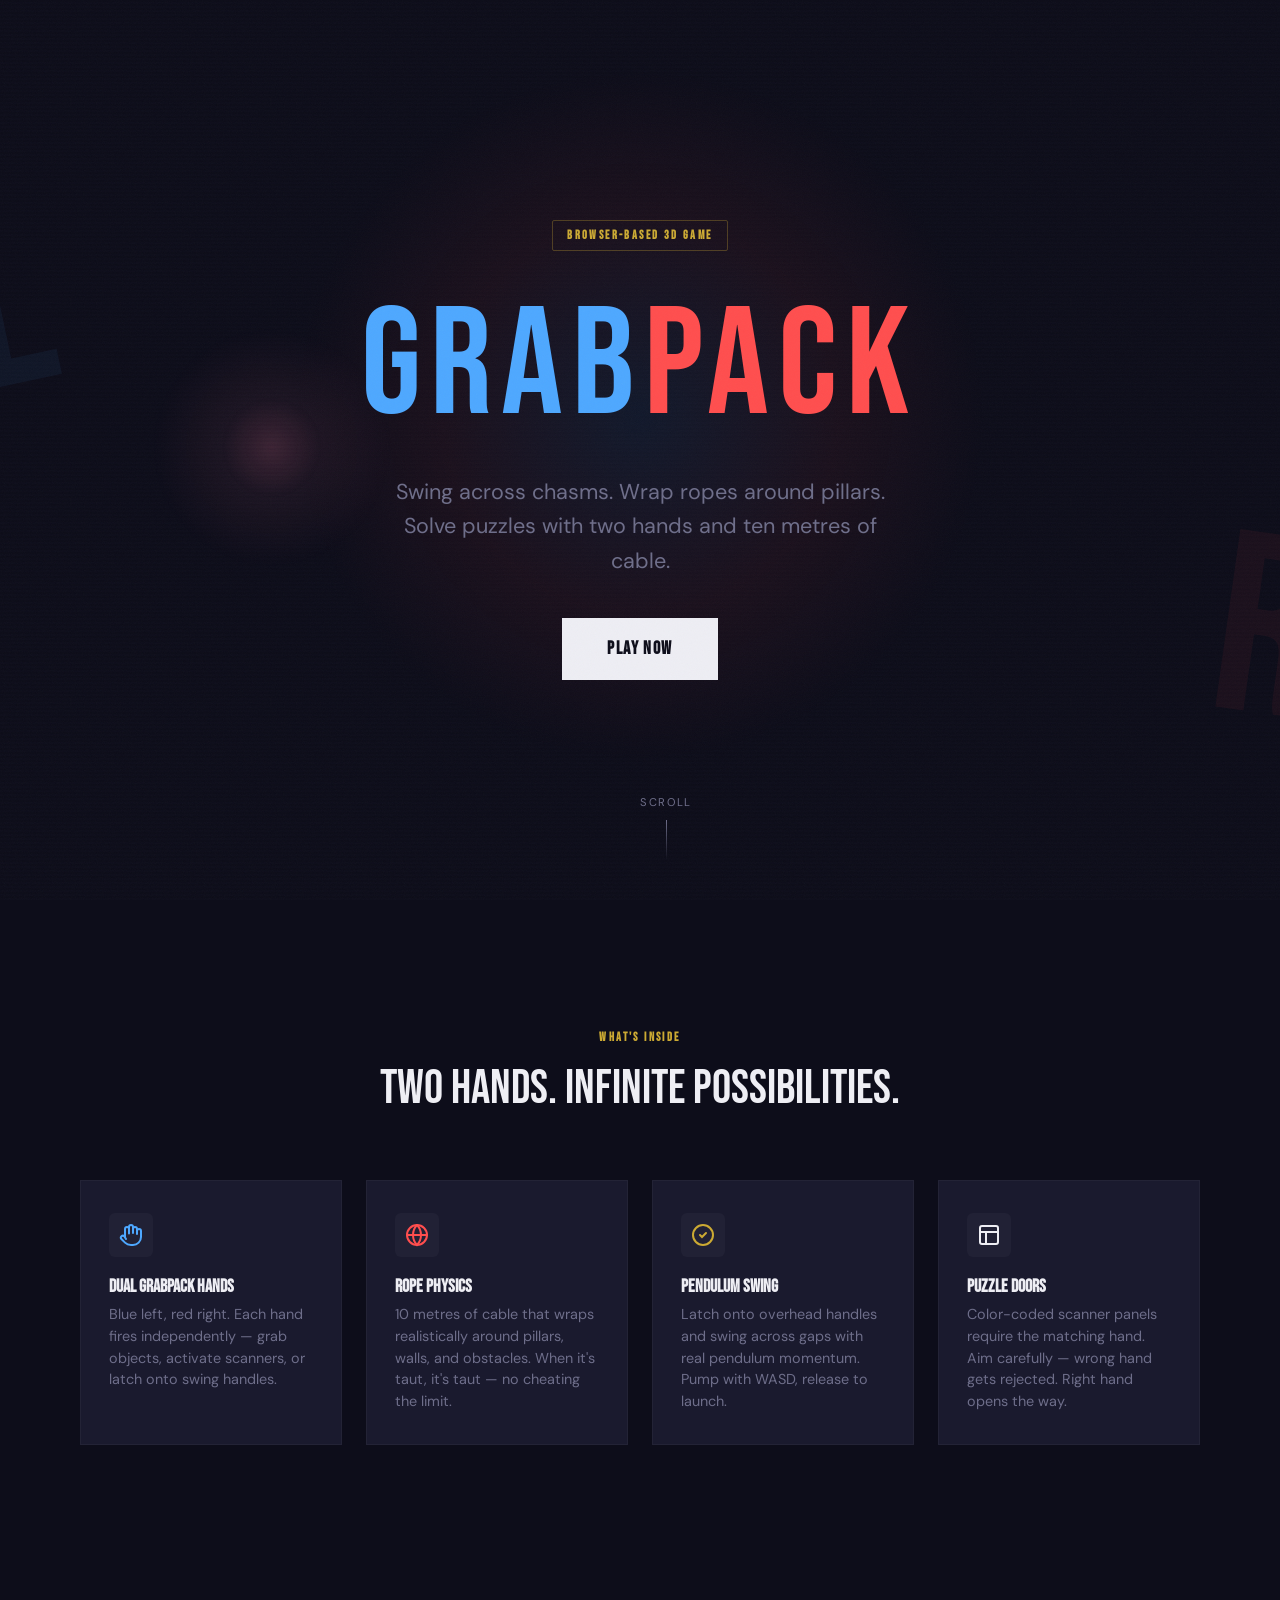
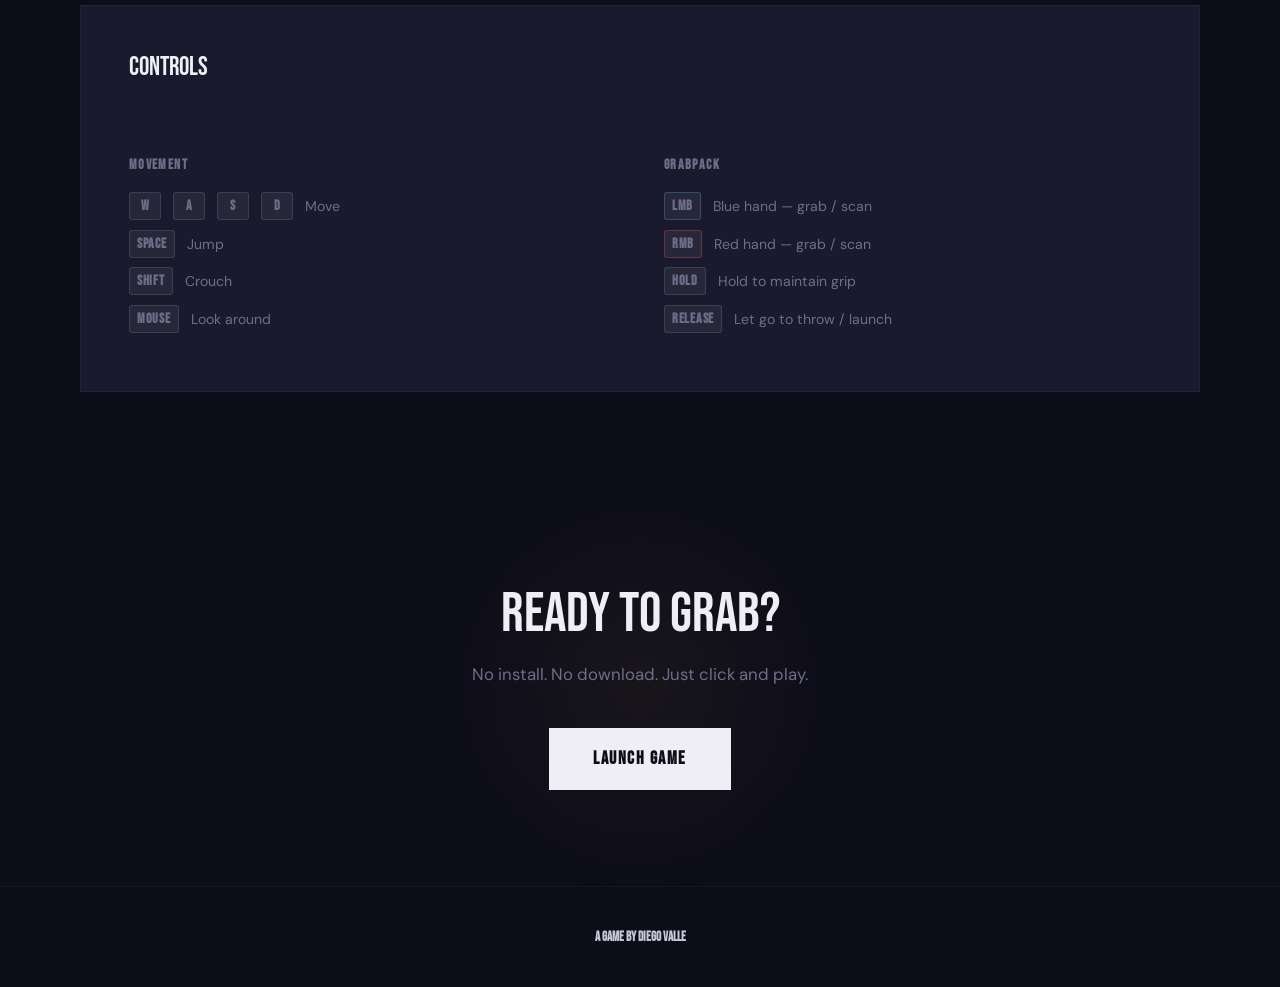
<file: index.html>
<!DOCTYPE html>
<html lang="en">
<head>
  <meta charset="UTF-8">
  <meta name="viewport" content="width=device-width, initial-scale=1.0">
  <title>Diego Valle — Games</title>
  <meta name="description" content="Games by Diego Valle. Play Grabpack Simulator — a browser-based 3D first-person game with rope physics, pendulum swings, and puzzle doors.">
  <meta name="theme-color" content="#1a1a2e">

  <!-- Open Graph -->
  <meta property="og:title" content="Diego Valle — Games">
  <meta property="og:description" content="Games by Diego Valle. Play Grabpack Simulator — rope physics, pendulum swings, and puzzle doors in your browser.">
  <meta property="og:type" content="website">
  <meta property="og:image" content="./og-image.png">

  <!-- Twitter Card -->
  <meta name="twitter:card" content="summary_large_image">
  <meta name="twitter:title" content="Diego Valle — Games">
  <meta name="twitter:description" content="Games by Diego Valle. Grabpack Simulator and more.">

  <link rel="preconnect" href="https://fonts.googleapis.com">
  <link rel="preconnect" href="https://fonts.gstatic.com" crossorigin>
  <link href="https://fonts.googleapis.com/css2?family=DM+Sans:ital,wght@0,400;0,500;0,700;1,400&family=Bebas+Neue&display=swap" rel="stylesheet">

  <style>
    /* ═══════════════════════════════════════
       CSS VARIABLES
       ═══════════════════════════════════════ */
    :root {
      --bg:         #0d0d1a;
      --bg-surface: #1a1a2e;
      --blue:       #4ea8ff;
      --red:        #ff4e4e;
      --gold:       #ccaa33;
      --text:       #c8c8d8;
      --text-dim:   #6e6e8a;
      --white:      #eeeef4;
    }

    /* ═══════════════════════════════════════
       ORB CANVAS
       ═══════════════════════════════════════ */
    #orb-canvas {
      position: fixed;
      inset: 0;
      width: 100%;
      height: 100%;
      z-index: 0;
      pointer-events: none;
    }

    /* ═══════════════════════════════════════
       RESET & BASE
       ═══════════════════════════════════════ */
    *, *::before, *::after { margin: 0; padding: 0; box-sizing: border-box; }

    html {
      scroll-behavior: smooth;
      -webkit-font-smoothing: antialiased;
    }

    body {
      font-family: 'DM Sans', sans-serif;
      background: var(--bg);
      color: var(--text);
      overflow-x: hidden;
      line-height: 1.6;
    }

    /* Noise grain overlay */
    body::before {
      content: '';
      position: fixed;
      inset: 0;
      z-index: 9999;
      pointer-events: none;
      opacity: 0.035;
      background-image: url("data:image/svg+xml,%3Csvg viewBox='0 0 256 256' xmlns='http://www.w3.org/2000/svg'%3E%3Cfilter id='n'%3E%3CfeTurbulence type='fractalNoise' baseFrequency='0.9' numOctaves='4' stitchTiles='stitch'/%3E%3C/filter%3E%3Crect width='100%25' height='100%25' filter='url(%23n)'/%3E%3C/svg%3E");
      background-size: 200px;
    }

    h1, h2, h3 {
      font-family: 'Bebas Neue', sans-serif;
      font-weight: 400;
      line-height: 1.1;
      color: var(--white);
    }

    a { color: inherit; text-decoration: none; }
    img { display: block; max-width: 100%; }

    section, footer { position: relative; z-index: 1; }

    /* ═══════════════════════════════════════
       UTILITY
       ═══════════════════════════════════════ */
    .container {
      width: min(1120px, 90vw);
      margin: 0 auto;
    }

    /* ═══════════════════════════════════════
       HERO
       ═══════════════════════════════════════ */
    .hero {
      position: relative;
      min-height: 100vh;
      min-height: 100dvh;
      display: flex;
      flex-direction: column;
      align-items: center;
      justify-content: center;
      text-align: center;
      overflow: hidden;
    }

    /* Radial glow behind title */
    .hero::before {
      content: '';
      position: absolute;
      width: 700px;
      height: 700px;
      border-radius: 50%;
      background: radial-gradient(circle, rgba(78, 168, 255, 0.08) 0%, rgba(255, 78, 78, 0.06) 40%, transparent 70%);
      top: 50%;
      left: 50%;
      transform: translate(-50%, -55%);
      pointer-events: none;
      z-index: 0;
    }

    /* Animated scanlines */
    .hero::after {
      content: '';
      position: absolute;
      inset: 0;
      pointer-events: none;
      z-index: 1;
      background: repeating-linear-gradient(
        0deg,
        transparent,
        transparent 2px,
        rgba(0, 0, 0, 0.04) 2px,
        rgba(0, 0, 0, 0.04) 4px
      );
    }

    .hero__content {
      position: relative;
      z-index: 2;
    }

    .hero__badge {
      display: inline-block;
      font-family: 'Bebas Neue', sans-serif;
      font-weight: 600;
      font-size: 0.75rem;
      letter-spacing: 0.2em;
      text-transform: uppercase;
      color: var(--gold);
      border: 1px solid rgba(204, 170, 51, 0.3);
      padding: 0.4em 1.2em;
      border-radius: 2px;
      margin-bottom: 2rem;
      animation: fadeSlideUp 0.8s ease-out both;
    }

    .hero__title {
      font-size: clamp(4rem, 12vw, 10rem);
      letter-spacing: 0.06em;
      margin-bottom: 0.15em;
      animation: fadeSlideUp 0.8s 0.15s ease-out both;
    }

    .hero__title .blue { color: var(--blue); }
    .hero__title .red  { color: var(--red); }

    .hero__sub {
      font-size: clamp(1rem, 2.5vw, 1.35rem);
      color: var(--text-dim);
      max-width: 520px;
      margin: 0 auto 2.5rem;
      animation: fadeSlideUp 0.8s 0.3s ease-out both;
    }

    .hero__cta {
      display: inline-flex;
      align-items: center;
      gap: 0.75rem;
      font-family: 'Bebas Neue', sans-serif;
      font-weight: 700;
      font-size: 1.15rem;
      letter-spacing: 0.08em;
      text-transform: uppercase;
      color: var(--bg);
      background: var(--white);
      padding: 1rem 2.8rem;
      border: none;
      cursor: pointer;
      position: relative;
      overflow: hidden;
      transition: transform 0.2s, box-shadow 0.3s;
      animation: fadeSlideUp 0.8s 0.45s ease-out both;
    }

    .hero__cta::before {
      content: '';
      position: absolute;
      inset: 0;
      background: linear-gradient(135deg, var(--blue), var(--red));
      opacity: 0;
      transition: opacity 0.3s;
    }

    .hero__cta:hover {
      transform: translateY(-2px);
      box-shadow:
        0 0 30px rgba(78, 168, 255, 0.25),
        0 0 60px rgba(255, 78, 78, 0.15);
    }
    .hero__cta:hover::before { opacity: 1; }
    .hero__cta:hover span   { color: var(--white); }
    .hero__cta span {
      position: relative;
      z-index: 1;
      transition: color 0.3s;
    }
    .hero__cta:active { transform: translateY(0); }

    /* Scroll hint */
    .hero__scroll {
      position: absolute;
      bottom: 2.5rem;
      left: 50%;
      transform: translateX(-50%);
      z-index: 2;
      display: flex;
      flex-direction: column;
      align-items: center;
      gap: 0.5rem;
      color: var(--text-dim);
      font-size: 0.7rem;
      letter-spacing: 0.15em;
      text-transform: uppercase;
      animation: fadeSlideUp 0.8s 0.6s ease-out both;
    }

    .hero__scroll-line {
      width: 1px;
      height: 40px;
      background: linear-gradient(to bottom, var(--text-dim), transparent);
      animation: scrollPulse 2s ease-in-out infinite;
    }

    /* ── Floating hand silhouettes ── */
    .hand-float {
      position: absolute;
      z-index: 0;
      opacity: 0.06;
      font-size: clamp(8rem, 20vw, 18rem);
      font-family: 'Bebas Neue', sans-serif;
      font-weight: 400;
      user-select: none;
      pointer-events: none;
      line-height: 1;
    }
    .hand-float--left {
      left: -3vw;
      top: 20%;
      color: var(--blue);
      transform: rotate(-12deg);
      animation: floatL 8s ease-in-out infinite;
    }
    .hand-float--right {
      right: -3vw;
      bottom: 15%;
      color: var(--red);
      transform: rotate(8deg);
      animation: floatR 9s ease-in-out infinite;
    }

    /* ═══════════════════════════════════════
       FEATURES
       ═══════════════════════════════════════ */
    .features {
      padding: 8rem 0 6rem;
      position: relative;
    }

    .features__header {
      text-align: center;
      margin-bottom: 4rem;
    }

    .features__label {
      font-family: 'Bebas Neue', sans-serif;
      font-weight: 600;
      font-size: 0.75rem;
      letter-spacing: 0.2em;
      text-transform: uppercase;
      color: var(--gold);
      margin-bottom: 1rem;
    }

    .features__heading {
      font-size: clamp(1.8rem, 4vw, 3rem);
    }

    .features__grid {
      display: grid;
      grid-template-columns: repeat(auto-fit, minmax(260px, 1fr));
      gap: 1.5rem;
    }

    .feature-card {
      background: var(--bg-surface);
      border: 1px solid rgba(255, 255, 255, 0.04);
      padding: 2rem 1.75rem;
      position: relative;
      overflow: hidden;
      transition: border-color 0.3s, transform 0.25s;
    }

    .feature-card::before {
      content: '';
      position: absolute;
      top: 0;
      left: 0;
      width: 3px;
      height: 100%;
      background: var(--accent);
      opacity: 0;
      transition: opacity 0.3s;
    }

    .feature-card:hover {
      border-color: rgba(255, 255, 255, 0.08);
      transform: translateY(-3px);
    }
    .feature-card:hover::before { opacity: 1; }

    .feature-card__icon {
      width: 44px;
      height: 44px;
      display: flex;
      align-items: center;
      justify-content: center;
      border-radius: 6px;
      margin-bottom: 1.25rem;
      font-size: 1.4rem;
      background: rgba(255, 255, 255, 0.03);
    }

    .feature-card__title {
      font-family: 'Bebas Neue', sans-serif;
      font-weight: 700;
      font-size: 1.1rem;
      margin-bottom: 0.5rem;
      color: var(--white);
    }

    .feature-card__desc {
      font-size: 0.9rem;
      color: var(--text-dim);
      line-height: 1.5;
    }

    /* Per-card accent colors */
    .feature-card--blue   { --accent: var(--blue); }
    .feature-card--red    { --accent: var(--red); }
    .feature-card--gold   { --accent: var(--gold); }
    .feature-card--white  { --accent: var(--white); }

    .feature-card--blue  .feature-card__icon { color: var(--blue); }
    .feature-card--red   .feature-card__icon { color: var(--red); }
    .feature-card--gold  .feature-card__icon { color: var(--gold); }
    .feature-card--white .feature-card__icon { color: var(--white); }

    /* ═══════════════════════════════════════
       CONTROLS
       ═══════════════════════════════════════ */
    .controls {
      padding: 4rem 0 6rem;
    }

    .controls__inner {
      background: var(--bg-surface);
      border: 1px solid rgba(255, 255, 255, 0.04);
      padding: 3rem;
      display: grid;
      grid-template-columns: 1fr 1fr;
      gap: 3rem;
    }

    .controls__heading {
      font-size: 1.6rem;
      margin-bottom: 1.5rem;
      grid-column: 1 / -1;
    }

    .control-group__title {
      font-family: 'Bebas Neue', sans-serif;
      font-weight: 700;
      font-size: 0.85rem;
      letter-spacing: 0.1em;
      text-transform: uppercase;
      color: var(--text-dim);
      margin-bottom: 1rem;
    }

    .control-row {
      display: flex;
      align-items: center;
      gap: 0.75rem;
      margin-bottom: 0.6rem;
    }

    .key {
      display: inline-flex;
      align-items: center;
      justify-content: center;
      min-width: 32px;
      height: 28px;
      padding: 0 0.5em;
      font-family: 'Bebas Neue', sans-serif;
      font-weight: 700;
      font-size: 0.7rem;
      letter-spacing: 0.05em;
      color: var(--white);
      background: rgba(255, 255, 255, 0.06);
      border: 1px solid rgba(255, 255, 255, 0.1);
      border-radius: 3px;
    }

    .key--blue { border-color: rgba(78, 168, 255, 0.3); color: var(--blue); }
    .key--red  { border-color: rgba(255, 78, 78, 0.3); color: var(--red); }

    .control-row span {
      font-size: 0.88rem;
      color: var(--text-dim);
    }

    /* ═══════════════════════════════════════
       CTA BANNER
       ═══════════════════════════════════════ */
    .cta-banner {
      padding: 6rem 0;
      text-align: center;
      position: relative;
    }

    .cta-banner::before {
      content: '';
      position: absolute;
      width: 500px;
      height: 500px;
      border-radius: 50%;
      background: radial-gradient(circle, rgba(204, 170, 51, 0.06) 0%, transparent 60%);
      top: 50%;
      left: 50%;
      transform: translate(-50%, -50%);
      pointer-events: none;
    }

    .cta-banner__heading {
      font-size: clamp(2rem, 5vw, 3.5rem);
      margin-bottom: 1rem;
      position: relative;
    }

    .cta-banner__sub {
      color: var(--text-dim);
      margin-bottom: 2.5rem;
      font-size: 1.05rem;
      position: relative;
    }

    .cta-banner .hero__cta {
      animation: none;
    }

    /* ═══════════════════════════════════════
       FOOTER
       ═══════════════════════════════════════ */
    footer {
      padding: 2.5rem 0;
      text-align: center;
      border-top: 1px solid rgba(255, 255, 255, 0.04);
    }

    footer p {
      font-size: 0.8rem;
      color: var(--text-dim);
    }

    footer .credit {
      font-family: 'Bebas Neue', sans-serif;
      font-weight: 600;
      color: var(--text);
    }

    /* ═══════════════════════════════════════
       ANIMATIONS
       ═══════════════════════════════════════ */
    @keyframes fadeSlideUp {
      from { opacity: 0; transform: translateY(24px); }
      to   { opacity: 1; transform: translateY(0); }
    }

    @keyframes scrollPulse {
      0%, 100% { opacity: 0.4; transform: scaleY(1); }
      50%      { opacity: 1;   transform: scaleY(1.3); transform-origin: top; }
    }

    @keyframes floatL {
      0%, 100% { transform: rotate(-12deg) translateY(0); }
      50%      { transform: rotate(-8deg) translateY(-20px); }
    }

    @keyframes floatR {
      0%, 100% { transform: rotate(8deg) translateY(0); }
      50%      { transform: rotate(12deg) translateY(-25px); }
    }

    /* Scroll-triggered reveals */
    .reveal {
      opacity: 0;
      transform: translateY(30px);
      transition: opacity 0.7s ease-out, transform 0.7s ease-out;
    }
    .reveal.visible {
      opacity: 1;
      transform: translateY(0);
    }

    /* ═══════════════════════════════════════
       RESPONSIVE
       ═══════════════════════════════════════ */
    @media (max-width: 768px) {
      .controls__inner {
        grid-template-columns: 1fr;
        padding: 2rem 1.5rem;
        gap: 2rem;
      }
      .controls__heading { grid-column: 1; }
      .hand-float { display: none; }
    }

    @media (max-width: 480px) {
      .hero__cta {
        padding: 0.9rem 2rem;
        font-size: 1rem;
      }
      .feature-card {
        padding: 1.5rem 1.25rem;
      }
    }
  </style>
</head>
<body>

  <canvas id="orb-canvas" aria-hidden="true"></canvas>

  <!-- ════════════ HERO ════════════ -->
  <section class="hero" role="banner">
    <div class="hand-float hand-float--left" aria-hidden="true">L</div>
    <div class="hand-float hand-float--right" aria-hidden="true">R</div>

    <div class="hero__content">
      <span class="hero__badge">Browser-Based 3D Game</span>
      <h1 class="hero__title">
        <span class="blue">GRAB</span><span class="red">PACK</span>
      </h1>
      <p class="hero__sub">
        Swing across chasms. Wrap ropes around pillars. Solve puzzles with two hands and ten metres of cable.
      </p>
      <a href="/grabpack/play/" class="hero__cta" role="button">
        <span>Play Now</span>
      </a>
    </div>

    <div class="hero__scroll" aria-hidden="true">
      <span>Scroll</span>
      <div class="hero__scroll-line"></div>
    </div>
  </section>

  <!-- ════════════ FEATURES ════════════ -->
  <section class="features" id="features">
    <div class="container">
      <header class="features__header reveal">
        <p class="features__label">What's Inside</p>
        <h2 class="features__heading">Two Hands. Infinite Possibilities.</h2>
      </header>

      <div class="features__grid">
        <article class="feature-card feature-card--blue reveal" style="transition-delay: 0.05s">
          <div class="feature-card__icon">
            <svg width="24" height="24" viewBox="0 0 24 24" fill="none" stroke="currentColor" stroke-width="2" stroke-linecap="round"><path d="M18 11V6a2 2 0 0 0-2-2a2 2 0 0 0-2 2v0M14 10V4a2 2 0 0 0-2-2a2 2 0 0 0-2 2v6M10 10.5V6a2 2 0 0 0-2-2a2 2 0 0 0-2 2v8"/><path d="M18 8a2 2 0 1 1 4 0v6a8 8 0 0 1-8 8h-2c-2.8 0-4.5-.86-5.99-2.34l-3.6-3.6a2 2 0 0 1 2.83-2.82L7 16"/></svg>
          </div>
          <h3 class="feature-card__title">Dual Grabpack Hands</h3>
          <p class="feature-card__desc">Blue left, red right. Each hand fires independently — grab objects, activate scanners, or latch onto swing handles.</p>
        </article>

        <article class="feature-card feature-card--red reveal" style="transition-delay: 0.1s">
          <div class="feature-card__icon">
            <svg width="24" height="24" viewBox="0 0 24 24" fill="none" stroke="currentColor" stroke-width="2" stroke-linecap="round"><circle cx="12" cy="12" r="10"/><path d="M12 2a14.5 14.5 0 0 0 0 20a14.5 14.5 0 0 0 0-20"/><path d="M2 12h20"/></svg>
          </div>
          <h3 class="feature-card__title">Rope Physics</h3>
          <p class="feature-card__desc">10 metres of cable that wraps realistically around pillars, walls, and obstacles. When it's taut, it's taut — no cheating the limit.</p>
        </article>

        <article class="feature-card feature-card--gold reveal" style="transition-delay: 0.15s">
          <div class="feature-card__icon">
            <svg width="24" height="24" viewBox="0 0 24 24" fill="none" stroke="currentColor" stroke-width="2" stroke-linecap="round"><path d="M12 22c5.5 0 10-4.5 10-10S17.5 2 12 2 2 6.5 2 12s4.5 10 10 10z"/><path d="m9 12 2 2 4-4"/></svg>
          </div>
          <h3 class="feature-card__title">Pendulum Swing</h3>
          <p class="feature-card__desc">Latch onto overhead handles and swing across gaps with real pendulum momentum. Pump with WASD, release to launch.</p>
        </article>

        <article class="feature-card feature-card--white reveal" style="transition-delay: 0.2s">
          <div class="feature-card__icon">
            <svg width="24" height="24" viewBox="0 0 24 24" fill="none" stroke="currentColor" stroke-width="2" stroke-linecap="round"><rect x="3" y="3" width="18" height="18" rx="2"/><path d="M3 9h18"/><path d="M9 21V9"/></svg>
          </div>
          <h3 class="feature-card__title">Puzzle Doors</h3>
          <p class="feature-card__desc">Color-coded scanner panels require the matching hand. Aim carefully — wrong hand gets rejected. Right hand opens the way.</p>
        </article>
      </div>
    </div>
  </section>

  <!-- ════════════ CONTROLS ════════════ -->
  <section class="controls">
    <div class="container">
      <div class="controls__inner reveal">
        <h2 class="controls__heading">Controls</h2>

        <div class="control-group">
          <p class="control-group__title">Movement</p>
          <div class="control-row"><span class="key">W</span><span class="key">A</span><span class="key">S</span><span class="key">D</span> <span>Move</span></div>
          <div class="control-row"><span class="key">SPACE</span> <span>Jump</span></div>
          <div class="control-row"><span class="key">SHIFT</span> <span>Crouch</span></div>
          <div class="control-row"><span class="key">MOUSE</span> <span>Look around</span></div>
        </div>

        <div class="control-group">
          <p class="control-group__title">Grabpack</p>
          <div class="control-row"><span class="key key--blue">LMB</span> <span>Blue hand — grab / scan</span></div>
          <div class="control-row"><span class="key key--red">RMB</span> <span>Red hand — grab / scan</span></div>
          <div class="control-row"><span class="key">HOLD</span> <span>Hold to maintain grip</span></div>
          <div class="control-row"><span class="key">RELEASE</span> <span>Let go to throw / launch</span></div>
        </div>
      </div>
    </div>
  </section>

  <!-- ════════════ BOTTOM CTA ════════════ -->
  <section class="cta-banner">
    <div class="container">
      <h2 class="cta-banner__heading reveal">Ready to Grab?</h2>
      <p class="cta-banner__sub reveal" style="transition-delay: 0.1s">No install. No download. Just click and play.</p>
      <a href="/grabpack/play/" class="hero__cta reveal" role="button" style="transition-delay: 0.2s">
        <span>Launch Game</span>
      </a>
    </div>
  </section>

  <!-- ════════════ FOOTER ════════════ -->
  <footer>
    <div class="container">
      <p><span class="credit">A game by Diego Valle</span></p>
    </div>
  </footer>

  <!-- ════════════ SCROLL REVEAL ════════════ -->
  <script>
    const reveals = document.querySelectorAll('.reveal');
    const observer = new IntersectionObserver((entries) => {
      for (const entry of entries) {
        if (entry.isIntersecting) {
          entry.target.classList.add('visible');
          observer.unobserve(entry.target);
        }
      }
    }, { threshold: 0.15 });
    reveals.forEach(el => observer.observe(el));
  </script>

  <!-- Glowing orb -->
  <script>
  (() => {
    const canvas = document.getElementById('orb-canvas');
    const ctx = canvas.getContext('2d');
    let w, h;

    function resize() {
      w = canvas.width  = window.innerWidth;
      h = canvas.height = window.innerHeight;
    }
    resize();
    window.addEventListener('resize', resize);

    // Orb state — slow drifting path using sine waves
    const orb = {
      radius: 120,
      // Phase offsets so it doesn't start exactly at center
      px: Math.random() * Math.PI * 2,
      py: Math.random() * Math.PI * 2,
      // Speed multipliers (very slow drift)
      sx: 0.15 + Math.random() * 0.05,
      sy: 0.10 + Math.random() * 0.05,
    };

    // Color cycles between blue and red
    function lerpColor(t) {
      // t goes 0→1→0, blend between blue (#4ea8ff) and red (#ff4e4e)
      const r = Math.round(78  + (255 - 78)  * t);
      const g = Math.round(168 + (78  - 168) * t);
      const b = Math.round(255 + (78  - 255) * t);
      return `${r}, ${g}, ${b}`;
    }

    function draw(time) {
      const t = time * 0.001;
      ctx.clearRect(0, 0, w, h);

      // Position: wanders across full viewport
      const x = w * 0.5 + Math.sin(t * orb.sx + orb.px) * w * 0.4;
      const y = h * 0.5 + Math.sin(t * orb.sy + orb.py) * h * 0.35;

      // Color blend (slow cycle)
      const colorT = (Math.sin(t * 0.2) + 1) * 0.5;
      const rgb = lerpColor(colorT);

      // Draw radial gradient orb
      const grad = ctx.createRadialGradient(x, y, 0, x, y, orb.radius);
      grad.addColorStop(0,   `rgba(${rgb}, 0.25)`);
      grad.addColorStop(0.4, `rgba(${rgb}, 0.08)`);
      grad.addColorStop(1,   `rgba(${rgb}, 0)`);

      ctx.fillStyle = grad;
      ctx.beginPath();
      ctx.arc(x, y, orb.radius, 0, Math.PI * 2);
      ctx.fill();

      requestAnimationFrame(draw);
    }

    requestAnimationFrame(draw);
  })();
  </script>

</body>
</html>
</file>
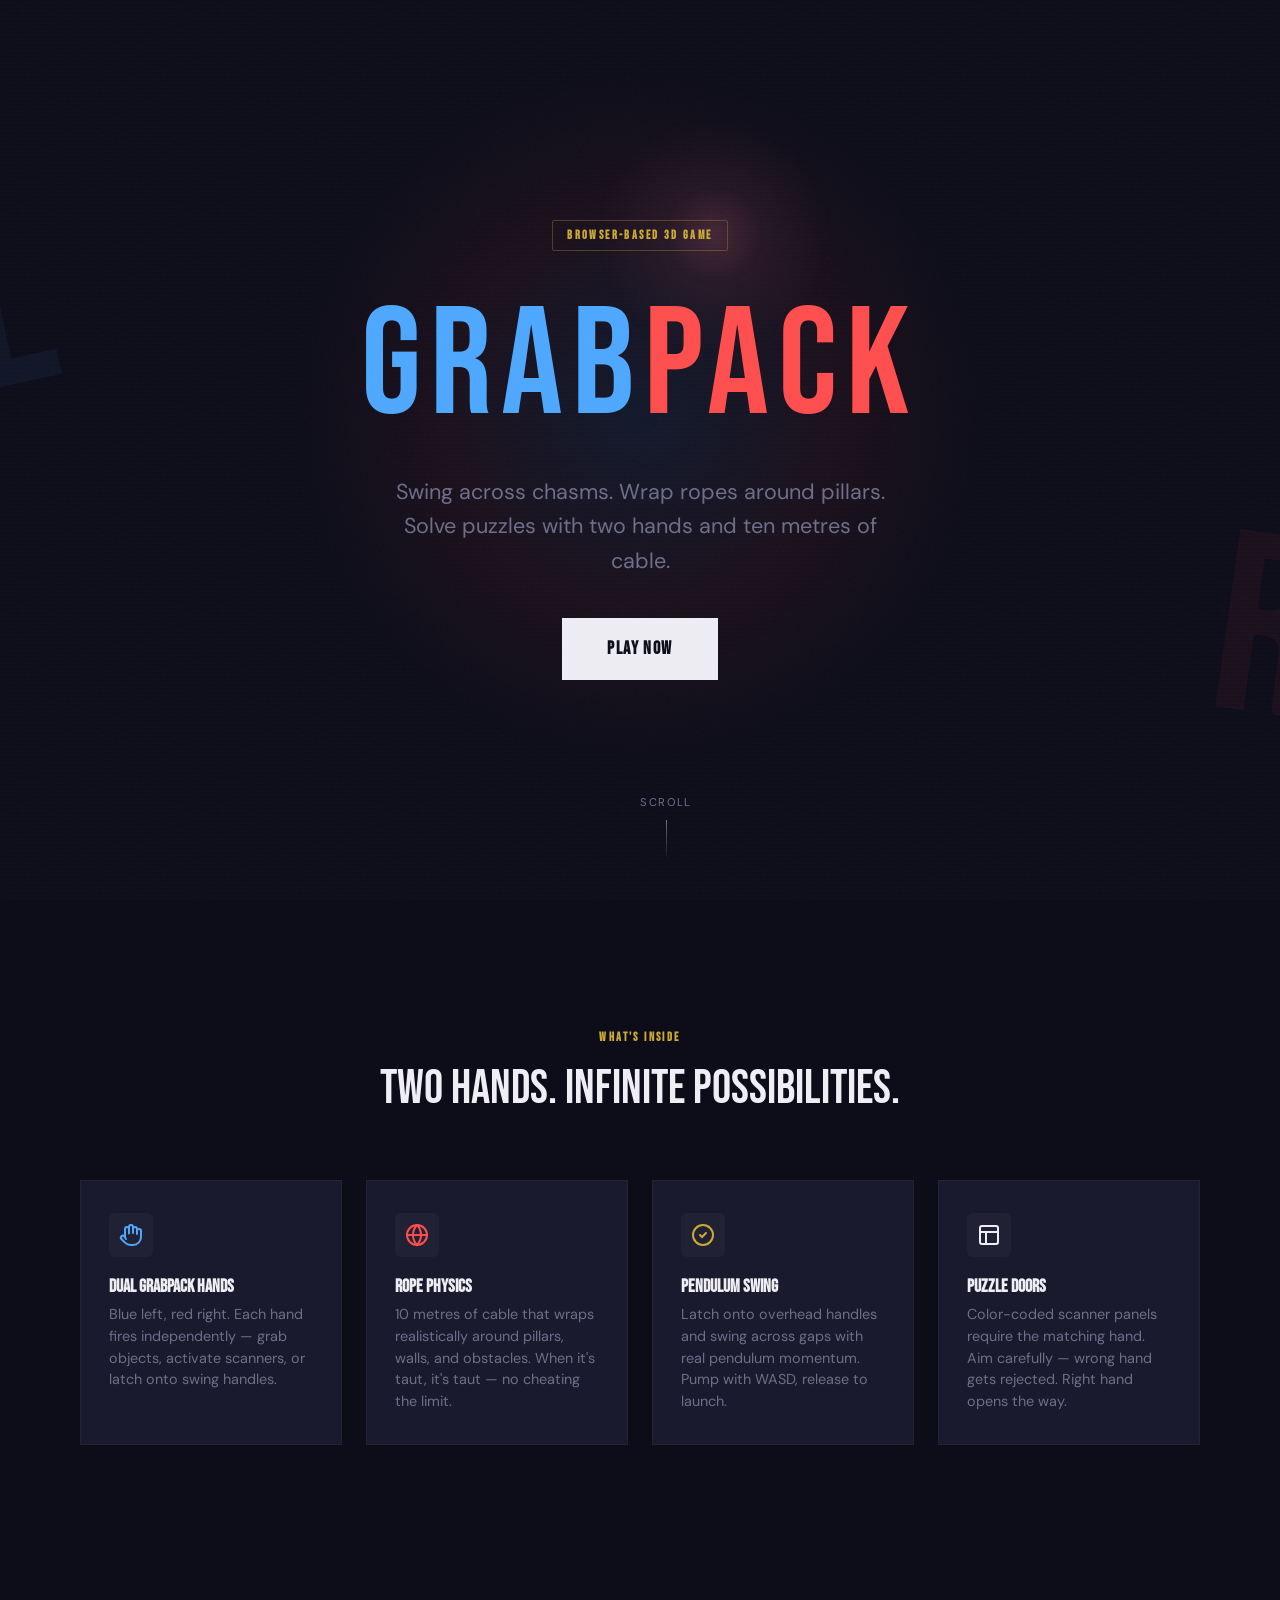
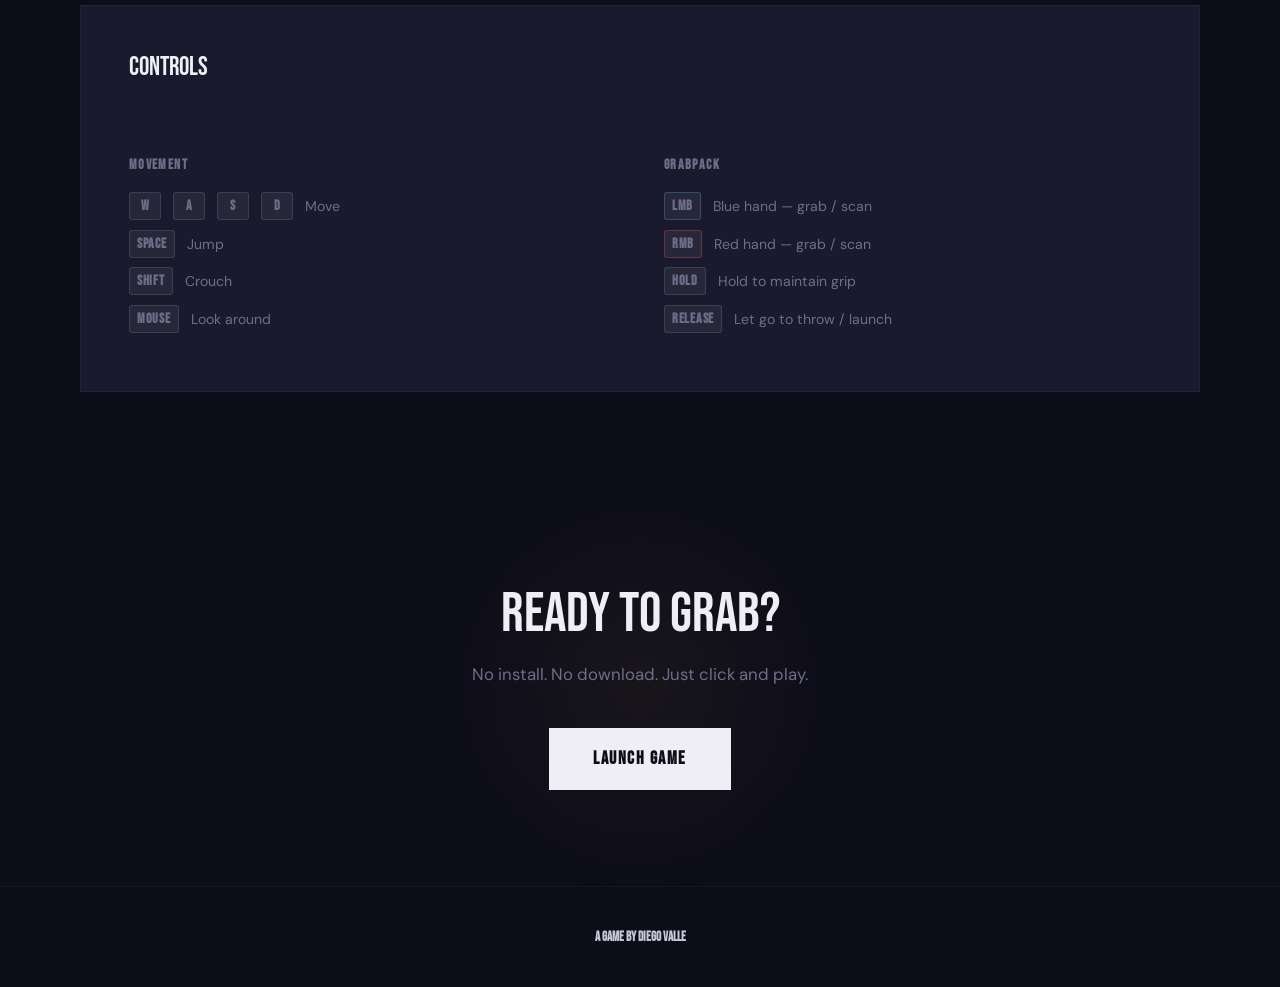
<file: grabpack/index.html>
<!DOCTYPE html>
<html lang="en">
<head>
  <meta charset="UTF-8">
  <meta name="viewport" content="width=device-width, initial-scale=1.0">
  <title>Grabpack Simulator — Swing, Grab, Survive</title>
  <meta name="description" content="A browser-based 3D first-person grabpack simulator inspired by Poppy Playtime. Swing across gaps, solve puzzles, and master the rope.">
  <meta name="theme-color" content="#1a1a2e">

  <!-- Open Graph -->
  <meta property="og:title" content="Grabpack Simulator">
  <meta property="og:description" content="A browser-based 3D first-person grabpack simulator. Swing across gaps, solve puzzles, and master the rope.">
  <meta property="og:type" content="website">
  <meta property="og:image" content="./og-image.png">

  <!-- Twitter Card -->
  <meta name="twitter:card" content="summary_large_image">
  <meta name="twitter:title" content="Grabpack Simulator">
  <meta name="twitter:description" content="Swing, grab, survive. A 3D browser game.">

  <link rel="preconnect" href="https://fonts.googleapis.com">
  <link rel="preconnect" href="https://fonts.gstatic.com" crossorigin>
  <link href="https://fonts.googleapis.com/css2?family=DM+Sans:ital,wght@0,400;0,500;0,700;1,400&family=Bebas+Neue&display=swap" rel="stylesheet">

  <style>
    /* ═══════════════════════════════════════
       CSS VARIABLES
       ═══════════════════════════════════════ */
    :root {
      --bg:         #0d0d1a;
      --bg-surface: #1a1a2e;
      --blue:       #4ea8ff;
      --red:        #ff4e4e;
      --gold:       #ccaa33;
      --text:       #c8c8d8;
      --text-dim:   #6e6e8a;
      --white:      #eeeef4;
    }

    /* ═══════════════════════════════════════
       ORB CANVAS
       ═══════════════════════════════════════ */
    #orb-canvas {
      position: fixed;
      inset: 0;
      width: 100%;
      height: 100%;
      z-index: 0;
      pointer-events: none;
    }

    /* ═══════════════════════════════════════
       RESET & BASE
       ═══════════════════════════════════════ */
    *, *::before, *::after { margin: 0; padding: 0; box-sizing: border-box; }

    html {
      scroll-behavior: smooth;
      -webkit-font-smoothing: antialiased;
    }

    body {
      font-family: 'DM Sans', sans-serif;
      background: var(--bg);
      color: var(--text);
      overflow-x: hidden;
      line-height: 1.6;
    }

    /* Noise grain overlay */
    body::before {
      content: '';
      position: fixed;
      inset: 0;
      z-index: 9999;
      pointer-events: none;
      opacity: 0.035;
      background-image: url("data:image/svg+xml,%3Csvg viewBox='0 0 256 256' xmlns='http://www.w3.org/2000/svg'%3E%3Cfilter id='n'%3E%3CfeTurbulence type='fractalNoise' baseFrequency='0.9' numOctaves='4' stitchTiles='stitch'/%3E%3C/filter%3E%3Crect width='100%25' height='100%25' filter='url(%23n)'/%3E%3C/svg%3E");
      background-size: 200px;
    }

    h1, h2, h3 {
      font-family: 'Bebas Neue', sans-serif;
      font-weight: 400;
      line-height: 1.1;
      color: var(--white);
    }

    a { color: inherit; text-decoration: none; }
    img { display: block; max-width: 100%; }

    section, footer { position: relative; z-index: 1; }

    /* ═══════════════════════════════════════
       UTILITY
       ═══════════════════════════════════════ */
    .container {
      width: min(1120px, 90vw);
      margin: 0 auto;
    }

    /* ═══════════════════════════════════════
       HERO
       ═══════════════════════════════════════ */
    .hero {
      position: relative;
      min-height: 100vh;
      min-height: 100dvh;
      display: flex;
      flex-direction: column;
      align-items: center;
      justify-content: center;
      text-align: center;
      overflow: hidden;
    }

    /* Radial glow behind title */
    .hero::before {
      content: '';
      position: absolute;
      width: 700px;
      height: 700px;
      border-radius: 50%;
      background: radial-gradient(circle, rgba(78, 168, 255, 0.08) 0%, rgba(255, 78, 78, 0.06) 40%, transparent 70%);
      top: 50%;
      left: 50%;
      transform: translate(-50%, -55%);
      pointer-events: none;
      z-index: 0;
    }

    /* Animated scanlines */
    .hero::after {
      content: '';
      position: absolute;
      inset: 0;
      pointer-events: none;
      z-index: 1;
      background: repeating-linear-gradient(
        0deg,
        transparent,
        transparent 2px,
        rgba(0, 0, 0, 0.04) 2px,
        rgba(0, 0, 0, 0.04) 4px
      );
    }

    .hero__content {
      position: relative;
      z-index: 2;
    }

    .hero__badge {
      display: inline-block;
      font-family: 'Bebas Neue', sans-serif;
      font-weight: 600;
      font-size: 0.75rem;
      letter-spacing: 0.2em;
      text-transform: uppercase;
      color: var(--gold);
      border: 1px solid rgba(204, 170, 51, 0.3);
      padding: 0.4em 1.2em;
      border-radius: 2px;
      margin-bottom: 2rem;
      animation: fadeSlideUp 0.8s ease-out both;
    }

    .hero__title {
      font-size: clamp(4rem, 12vw, 10rem);
      letter-spacing: 0.06em;
      margin-bottom: 0.15em;
      animation: fadeSlideUp 0.8s 0.15s ease-out both;
    }

    .hero__title .blue { color: var(--blue); }
    .hero__title .red  { color: var(--red); }

    .hero__sub {
      font-size: clamp(1rem, 2.5vw, 1.35rem);
      color: var(--text-dim);
      max-width: 520px;
      margin: 0 auto 2.5rem;
      animation: fadeSlideUp 0.8s 0.3s ease-out both;
    }

    .hero__cta {
      display: inline-flex;
      align-items: center;
      gap: 0.75rem;
      font-family: 'Bebas Neue', sans-serif;
      font-weight: 700;
      font-size: 1.15rem;
      letter-spacing: 0.08em;
      text-transform: uppercase;
      color: var(--bg);
      background: var(--white);
      padding: 1rem 2.8rem;
      border: none;
      cursor: pointer;
      position: relative;
      overflow: hidden;
      transition: transform 0.2s, box-shadow 0.3s;
      animation: fadeSlideUp 0.8s 0.45s ease-out both;
    }

    .hero__cta::before {
      content: '';
      position: absolute;
      inset: 0;
      background: linear-gradient(135deg, var(--blue), var(--red));
      opacity: 0;
      transition: opacity 0.3s;
    }

    .hero__cta:hover {
      transform: translateY(-2px);
      box-shadow:
        0 0 30px rgba(78, 168, 255, 0.25),
        0 0 60px rgba(255, 78, 78, 0.15);
    }
    .hero__cta:hover::before { opacity: 1; }
    .hero__cta:hover span   { color: var(--white); }
    .hero__cta span {
      position: relative;
      z-index: 1;
      transition: color 0.3s;
    }
    .hero__cta:active { transform: translateY(0); }

    /* Scroll hint */
    .hero__scroll {
      position: absolute;
      bottom: 2.5rem;
      left: 50%;
      transform: translateX(-50%);
      z-index: 2;
      display: flex;
      flex-direction: column;
      align-items: center;
      gap: 0.5rem;
      color: var(--text-dim);
      font-size: 0.7rem;
      letter-spacing: 0.15em;
      text-transform: uppercase;
      animation: fadeSlideUp 0.8s 0.6s ease-out both;
    }

    .hero__scroll-line {
      width: 1px;
      height: 40px;
      background: linear-gradient(to bottom, var(--text-dim), transparent);
      animation: scrollPulse 2s ease-in-out infinite;
    }

    /* ── Floating hand silhouettes ── */
    .hand-float {
      position: absolute;
      z-index: 0;
      opacity: 0.06;
      font-size: clamp(8rem, 20vw, 18rem);
      font-family: 'Bebas Neue', sans-serif;
      font-weight: 400;
      user-select: none;
      pointer-events: none;
      line-height: 1;
    }
    .hand-float--left {
      left: -3vw;
      top: 20%;
      color: var(--blue);
      transform: rotate(-12deg);
      animation: floatL 8s ease-in-out infinite;
    }
    .hand-float--right {
      right: -3vw;
      bottom: 15%;
      color: var(--red);
      transform: rotate(8deg);
      animation: floatR 9s ease-in-out infinite;
    }

    /* ═══════════════════════════════════════
       FEATURES
       ═══════════════════════════════════════ */
    .features {
      padding: 8rem 0 6rem;
      position: relative;
    }

    .features__header {
      text-align: center;
      margin-bottom: 4rem;
    }

    .features__label {
      font-family: 'Bebas Neue', sans-serif;
      font-weight: 600;
      font-size: 0.75rem;
      letter-spacing: 0.2em;
      text-transform: uppercase;
      color: var(--gold);
      margin-bottom: 1rem;
    }

    .features__heading {
      font-size: clamp(1.8rem, 4vw, 3rem);
    }

    .features__grid {
      display: grid;
      grid-template-columns: repeat(auto-fit, minmax(260px, 1fr));
      gap: 1.5rem;
    }

    .feature-card {
      background: var(--bg-surface);
      border: 1px solid rgba(255, 255, 255, 0.04);
      padding: 2rem 1.75rem;
      position: relative;
      overflow: hidden;
      transition: border-color 0.3s, transform 0.25s;
    }

    .feature-card::before {
      content: '';
      position: absolute;
      top: 0;
      left: 0;
      width: 3px;
      height: 100%;
      background: var(--accent);
      opacity: 0;
      transition: opacity 0.3s;
    }

    .feature-card:hover {
      border-color: rgba(255, 255, 255, 0.08);
      transform: translateY(-3px);
    }
    .feature-card:hover::before { opacity: 1; }

    .feature-card__icon {
      width: 44px;
      height: 44px;
      display: flex;
      align-items: center;
      justify-content: center;
      border-radius: 6px;
      margin-bottom: 1.25rem;
      font-size: 1.4rem;
      background: rgba(255, 255, 255, 0.03);
    }

    .feature-card__title {
      font-family: 'Bebas Neue', sans-serif;
      font-weight: 700;
      font-size: 1.1rem;
      margin-bottom: 0.5rem;
      color: var(--white);
    }

    .feature-card__desc {
      font-size: 0.9rem;
      color: var(--text-dim);
      line-height: 1.5;
    }

    /* Per-card accent colors */
    .feature-card--blue   { --accent: var(--blue); }
    .feature-card--red    { --accent: var(--red); }
    .feature-card--gold   { --accent: var(--gold); }
    .feature-card--white  { --accent: var(--white); }

    .feature-card--blue  .feature-card__icon { color: var(--blue); }
    .feature-card--red   .feature-card__icon { color: var(--red); }
    .feature-card--gold  .feature-card__icon { color: var(--gold); }
    .feature-card--white .feature-card__icon { color: var(--white); }

    /* ═══════════════════════════════════════
       CONTROLS
       ═══════════════════════════════════════ */
    .controls {
      padding: 4rem 0 6rem;
    }

    .controls__inner {
      background: var(--bg-surface);
      border: 1px solid rgba(255, 255, 255, 0.04);
      padding: 3rem;
      display: grid;
      grid-template-columns: 1fr 1fr;
      gap: 3rem;
    }

    .controls__heading {
      font-size: 1.6rem;
      margin-bottom: 1.5rem;
      grid-column: 1 / -1;
    }

    .control-group__title {
      font-family: 'Bebas Neue', sans-serif;
      font-weight: 700;
      font-size: 0.85rem;
      letter-spacing: 0.1em;
      text-transform: uppercase;
      color: var(--text-dim);
      margin-bottom: 1rem;
    }

    .control-row {
      display: flex;
      align-items: center;
      gap: 0.75rem;
      margin-bottom: 0.6rem;
    }

    .key {
      display: inline-flex;
      align-items: center;
      justify-content: center;
      min-width: 32px;
      height: 28px;
      padding: 0 0.5em;
      font-family: 'Bebas Neue', sans-serif;
      font-weight: 700;
      font-size: 0.7rem;
      letter-spacing: 0.05em;
      color: var(--white);
      background: rgba(255, 255, 255, 0.06);
      border: 1px solid rgba(255, 255, 255, 0.1);
      border-radius: 3px;
    }

    .key--blue { border-color: rgba(78, 168, 255, 0.3); color: var(--blue); }
    .key--red  { border-color: rgba(255, 78, 78, 0.3); color: var(--red); }

    .control-row span {
      font-size: 0.88rem;
      color: var(--text-dim);
    }

    /* ═══════════════════════════════════════
       CTA BANNER
       ═══════════════════════════════════════ */
    .cta-banner {
      padding: 6rem 0;
      text-align: center;
      position: relative;
    }

    .cta-banner::before {
      content: '';
      position: absolute;
      width: 500px;
      height: 500px;
      border-radius: 50%;
      background: radial-gradient(circle, rgba(204, 170, 51, 0.06) 0%, transparent 60%);
      top: 50%;
      left: 50%;
      transform: translate(-50%, -50%);
      pointer-events: none;
    }

    .cta-banner__heading {
      font-size: clamp(2rem, 5vw, 3.5rem);
      margin-bottom: 1rem;
      position: relative;
    }

    .cta-banner__sub {
      color: var(--text-dim);
      margin-bottom: 2.5rem;
      font-size: 1.05rem;
      position: relative;
    }

    .cta-banner .hero__cta {
      animation: none;
    }

    /* ═══════════════════════════════════════
       FOOTER
       ═══════════════════════════════════════ */
    footer {
      padding: 2.5rem 0;
      text-align: center;
      border-top: 1px solid rgba(255, 255, 255, 0.04);
    }

    footer p {
      font-size: 0.8rem;
      color: var(--text-dim);
    }

    footer .credit {
      font-family: 'Bebas Neue', sans-serif;
      font-weight: 600;
      color: var(--text);
    }

    /* ═══════════════════════════════════════
       ANIMATIONS
       ═══════════════════════════════════════ */
    @keyframes fadeSlideUp {
      from { opacity: 0; transform: translateY(24px); }
      to   { opacity: 1; transform: translateY(0); }
    }

    @keyframes scrollPulse {
      0%, 100% { opacity: 0.4; transform: scaleY(1); }
      50%      { opacity: 1;   transform: scaleY(1.3); transform-origin: top; }
    }

    @keyframes floatL {
      0%, 100% { transform: rotate(-12deg) translateY(0); }
      50%      { transform: rotate(-8deg) translateY(-20px); }
    }

    @keyframes floatR {
      0%, 100% { transform: rotate(8deg) translateY(0); }
      50%      { transform: rotate(12deg) translateY(-25px); }
    }

    /* Scroll-triggered reveals */
    .reveal {
      opacity: 0;
      transform: translateY(30px);
      transition: opacity 0.7s ease-out, transform 0.7s ease-out;
    }
    .reveal.visible {
      opacity: 1;
      transform: translateY(0);
    }

    /* ═══════════════════════════════════════
       RESPONSIVE
       ═══════════════════════════════════════ */
    @media (max-width: 768px) {
      .controls__inner {
        grid-template-columns: 1fr;
        padding: 2rem 1.5rem;
        gap: 2rem;
      }
      .controls__heading { grid-column: 1; }
      .hand-float { display: none; }
    }

    @media (max-width: 480px) {
      .hero__cta {
        padding: 0.9rem 2rem;
        font-size: 1rem;
      }
      .feature-card {
        padding: 1.5rem 1.25rem;
      }
    }
  </style>
</head>
<body>

  <canvas id="orb-canvas" aria-hidden="true"></canvas>

  <!-- ════════════ HERO ════════════ -->
  <section class="hero" role="banner">
    <div class="hand-float hand-float--left" aria-hidden="true">L</div>
    <div class="hand-float hand-float--right" aria-hidden="true">R</div>

    <div class="hero__content">
      <span class="hero__badge">Browser-Based 3D Game</span>
      <h1 class="hero__title">
        <span class="blue">GRAB</span><span class="red">PACK</span>
      </h1>
      <p class="hero__sub">
        Swing across chasms. Wrap ropes around pillars. Solve puzzles with two hands and ten metres of cable.
      </p>
      <a href="./play/" class="hero__cta" role="button">
        <span>Play Now</span>
      </a>
    </div>

    <div class="hero__scroll" aria-hidden="true">
      <span>Scroll</span>
      <div class="hero__scroll-line"></div>
    </div>
  </section>

  <!-- ════════════ FEATURES ════════════ -->
  <section class="features" id="features">
    <div class="container">
      <header class="features__header reveal">
        <p class="features__label">What's Inside</p>
        <h2 class="features__heading">Two Hands. Infinite Possibilities.</h2>
      </header>

      <div class="features__grid">
        <article class="feature-card feature-card--blue reveal" style="transition-delay: 0.05s">
          <div class="feature-card__icon">
            <svg width="24" height="24" viewBox="0 0 24 24" fill="none" stroke="currentColor" stroke-width="2" stroke-linecap="round"><path d="M18 11V6a2 2 0 0 0-2-2a2 2 0 0 0-2 2v0M14 10V4a2 2 0 0 0-2-2a2 2 0 0 0-2 2v6M10 10.5V6a2 2 0 0 0-2-2a2 2 0 0 0-2 2v8"/><path d="M18 8a2 2 0 1 1 4 0v6a8 8 0 0 1-8 8h-2c-2.8 0-4.5-.86-5.99-2.34l-3.6-3.6a2 2 0 0 1 2.83-2.82L7 16"/></svg>
          </div>
          <h3 class="feature-card__title">Dual Grabpack Hands</h3>
          <p class="feature-card__desc">Blue left, red right. Each hand fires independently — grab objects, activate scanners, or latch onto swing handles.</p>
        </article>

        <article class="feature-card feature-card--red reveal" style="transition-delay: 0.1s">
          <div class="feature-card__icon">
            <svg width="24" height="24" viewBox="0 0 24 24" fill="none" stroke="currentColor" stroke-width="2" stroke-linecap="round"><circle cx="12" cy="12" r="10"/><path d="M12 2a14.5 14.5 0 0 0 0 20a14.5 14.5 0 0 0 0-20"/><path d="M2 12h20"/></svg>
          </div>
          <h3 class="feature-card__title">Rope Physics</h3>
          <p class="feature-card__desc">10 metres of cable that wraps realistically around pillars, walls, and obstacles. When it's taut, it's taut — no cheating the limit.</p>
        </article>

        <article class="feature-card feature-card--gold reveal" style="transition-delay: 0.15s">
          <div class="feature-card__icon">
            <svg width="24" height="24" viewBox="0 0 24 24" fill="none" stroke="currentColor" stroke-width="2" stroke-linecap="round"><path d="M12 22c5.5 0 10-4.5 10-10S17.5 2 12 2 2 6.5 2 12s4.5 10 10 10z"/><path d="m9 12 2 2 4-4"/></svg>
          </div>
          <h3 class="feature-card__title">Pendulum Swing</h3>
          <p class="feature-card__desc">Latch onto overhead handles and swing across gaps with real pendulum momentum. Pump with WASD, release to launch.</p>
        </article>

        <article class="feature-card feature-card--white reveal" style="transition-delay: 0.2s">
          <div class="feature-card__icon">
            <svg width="24" height="24" viewBox="0 0 24 24" fill="none" stroke="currentColor" stroke-width="2" stroke-linecap="round"><rect x="3" y="3" width="18" height="18" rx="2"/><path d="M3 9h18"/><path d="M9 21V9"/></svg>
          </div>
          <h3 class="feature-card__title">Puzzle Doors</h3>
          <p class="feature-card__desc">Color-coded scanner panels require the matching hand. Aim carefully — wrong hand gets rejected. Right hand opens the way.</p>
        </article>
      </div>
    </div>
  </section>

  <!-- ════════════ CONTROLS ════════════ -->
  <section class="controls">
    <div class="container">
      <div class="controls__inner reveal">
        <h2 class="controls__heading">Controls</h2>

        <div class="control-group">
          <p class="control-group__title">Movement</p>
          <div class="control-row"><span class="key">W</span><span class="key">A</span><span class="key">S</span><span class="key">D</span> <span>Move</span></div>
          <div class="control-row"><span class="key">SPACE</span> <span>Jump</span></div>
          <div class="control-row"><span class="key">SHIFT</span> <span>Crouch</span></div>
          <div class="control-row"><span class="key">MOUSE</span> <span>Look around</span></div>
        </div>

        <div class="control-group">
          <p class="control-group__title">Grabpack</p>
          <div class="control-row"><span class="key key--blue">LMB</span> <span>Blue hand — grab / scan</span></div>
          <div class="control-row"><span class="key key--red">RMB</span> <span>Red hand — grab / scan</span></div>
          <div class="control-row"><span class="key">HOLD</span> <span>Hold to maintain grip</span></div>
          <div class="control-row"><span class="key">RELEASE</span> <span>Let go to throw / launch</span></div>
        </div>
      </div>
    </div>
  </section>

  <!-- ════════════ BOTTOM CTA ════════════ -->
  <section class="cta-banner">
    <div class="container">
      <h2 class="cta-banner__heading reveal">Ready to Grab?</h2>
      <p class="cta-banner__sub reveal" style="transition-delay: 0.1s">No install. No download. Just click and play.</p>
      <a href="./play/" class="hero__cta reveal" role="button" style="transition-delay: 0.2s">
        <span>Launch Game</span>
      </a>
    </div>
  </section>

  <!-- ════════════ FOOTER ════════════ -->
  <footer>
    <div class="container">
      <p><span class="credit">A game by Diego Valle</span></p>
    </div>
  </footer>

  <!-- ════════════ SCROLL REVEAL ════════════ -->
  <script>
    const reveals = document.querySelectorAll('.reveal');
    const observer = new IntersectionObserver((entries) => {
      for (const entry of entries) {
        if (entry.isIntersecting) {
          entry.target.classList.add('visible');
          observer.unobserve(entry.target);
        }
      }
    }, { threshold: 0.15 });
    reveals.forEach(el => observer.observe(el));
  </script>

  <!-- Glowing orb -->
  <script>
  (() => {
    const canvas = document.getElementById('orb-canvas');
    const ctx = canvas.getContext('2d');
    let w, h;

    function resize() {
      w = canvas.width  = window.innerWidth;
      h = canvas.height = window.innerHeight;
    }
    resize();
    window.addEventListener('resize', resize);

    // Orb state — slow drifting path using sine waves
    const orb = {
      radius: 120,
      // Phase offsets so it doesn't start exactly at center
      px: Math.random() * Math.PI * 2,
      py: Math.random() * Math.PI * 2,
      // Speed multipliers (very slow drift)
      sx: 0.15 + Math.random() * 0.05,
      sy: 0.10 + Math.random() * 0.05,
    };

    // Color cycles between blue and red
    function lerpColor(t) {
      // t goes 0→1→0, blend between blue (#4ea8ff) and red (#ff4e4e)
      const r = Math.round(78  + (255 - 78)  * t);
      const g = Math.round(168 + (78  - 168) * t);
      const b = Math.round(255 + (78  - 255) * t);
      return `${r}, ${g}, ${b}`;
    }

    function draw(time) {
      const t = time * 0.001;
      ctx.clearRect(0, 0, w, h);

      // Position: wanders across full viewport
      const x = w * 0.5 + Math.sin(t * orb.sx + orb.px) * w * 0.4;
      const y = h * 0.5 + Math.sin(t * orb.sy + orb.py) * h * 0.35;

      // Color blend (slow cycle)
      const colorT = (Math.sin(t * 0.2) + 1) * 0.5;
      const rgb = lerpColor(colorT);

      // Draw radial gradient orb
      const grad = ctx.createRadialGradient(x, y, 0, x, y, orb.radius);
      grad.addColorStop(0,   `rgba(${rgb}, 0.25)`);
      grad.addColorStop(0.4, `rgba(${rgb}, 0.08)`);
      grad.addColorStop(1,   `rgba(${rgb}, 0)`);

      ctx.fillStyle = grad;
      ctx.beginPath();
      ctx.arc(x, y, orb.radius, 0, Math.PI * 2);
      ctx.fill();

      requestAnimationFrame(draw);
    }

    requestAnimationFrame(draw);
  })();
  </script>

</body>
</html>
</file>
